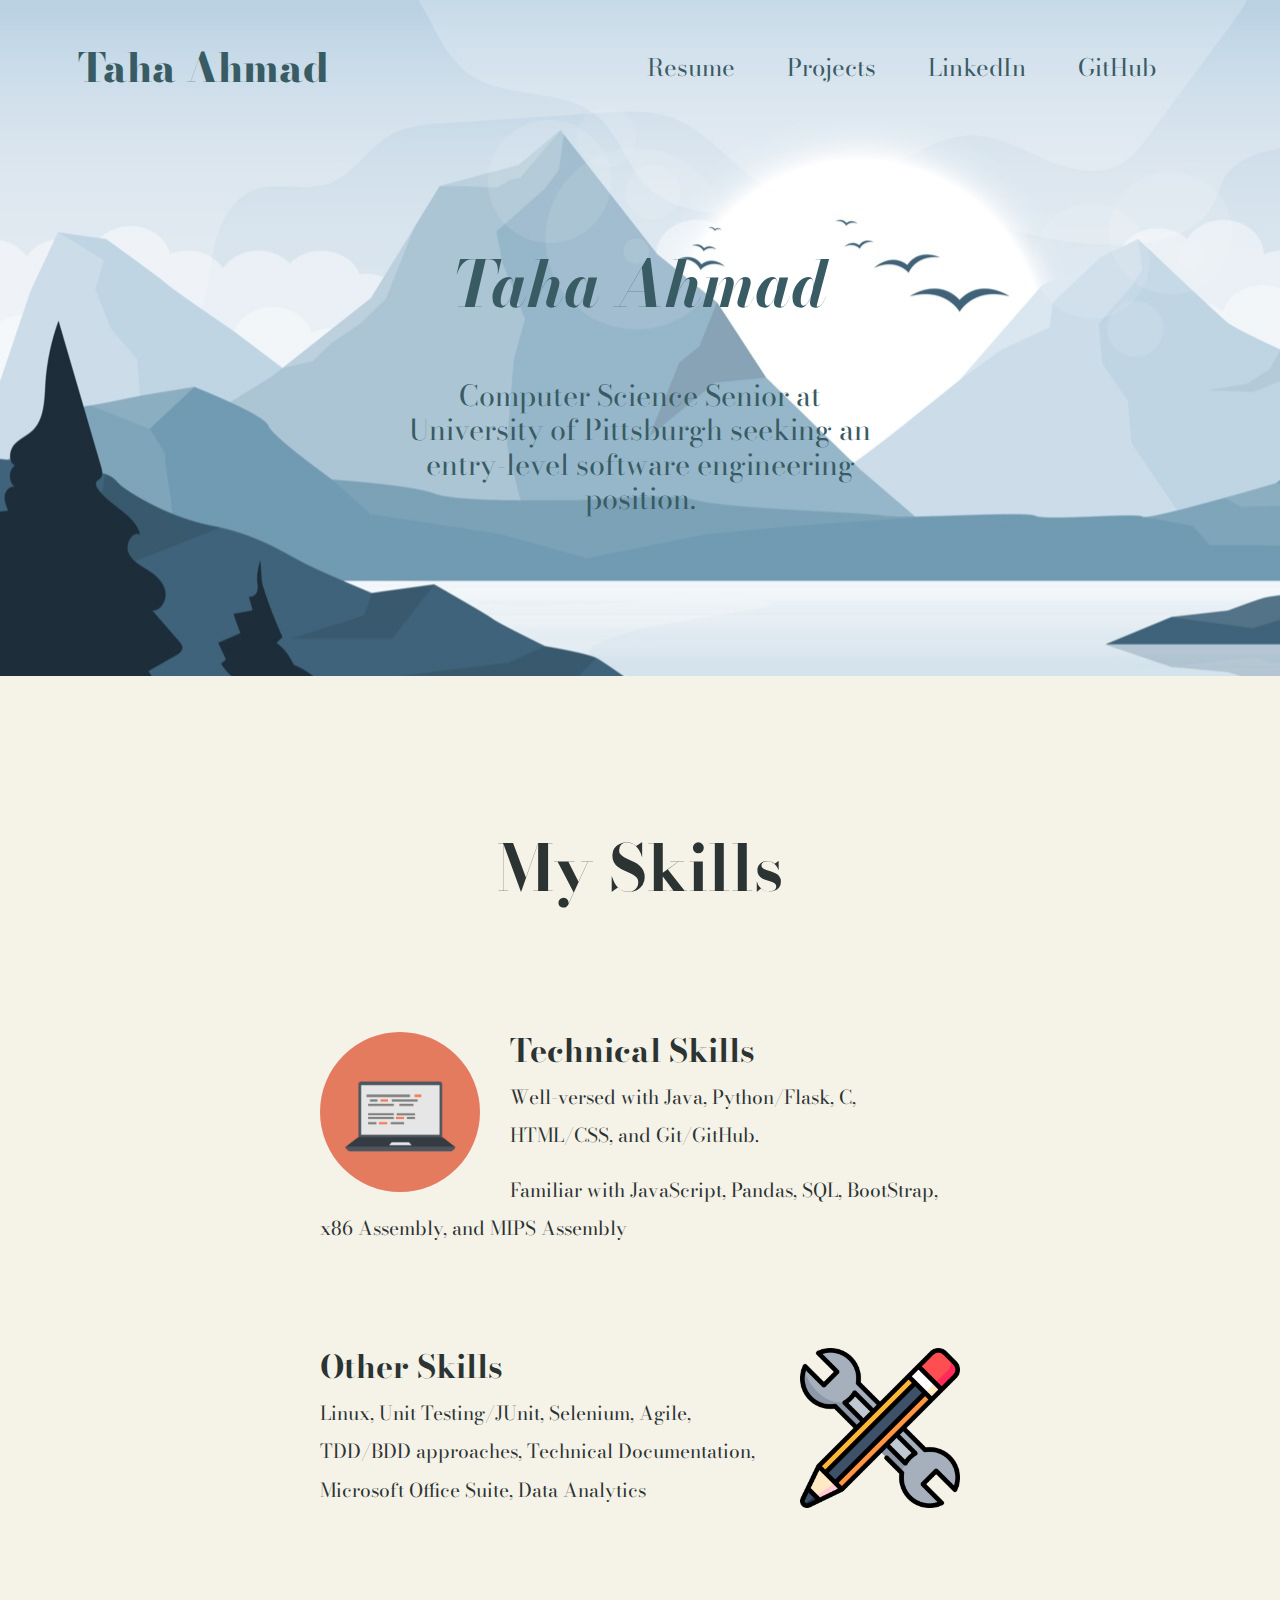
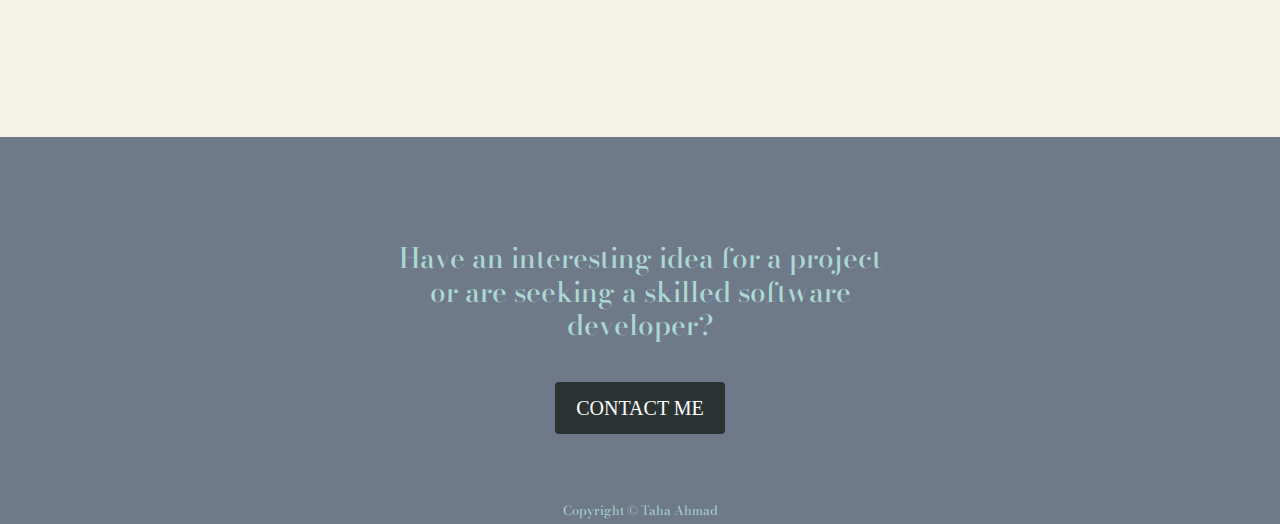
<file: index.html>
<!DOCTYPE html>
<html lang="en">
<head>
    <meta charset="UTF-8">
    <meta http-equiv="X-UA-Compatible" content="IE=edge">
    <meta name="viewport" content="width=device-width, initial-scale=1.0">
    <title>Taha Ahmad</title>

    <!--<link href="https://fonts.googleapis.com/css2?family=Benne&display=swap" rel="stylesheet">-->
    <link href="https://fonts.googleapis.com/css2?family=Bodoni+Moda:ital,wght@0,400;0,500;0,700;1,400;1,500&display=swap" rel="stylesheet">

    <!-- Bootstrap -->
    <link rel="stylesheet" href="https://stackpath.bootstrapcdn.com/bootstrap/4.3.1/css/bootstrap.min.css" integrity="sha384-ggOyR0iXCbMQv3Xipma34MD+dH/1fQ784/j6cY/iJTQUOhcWr7x9JvoRxT2MZw1T" crossorigin="anonymous">
    <link rel="stylesheet" type="text/css" href="CSS/styles.css">
    <link rel="shortcut icon" type="image/x-icon" href="favicon/favicon.ico">
    

    <!-- Bootstrap javascript -->
  <script src="https://cdn.jsdelivr.net/npm/bootstrap@5.1.3/dist/js/bootstrap.bundle.min.js" integrity="sha384-ka7Sk0Gln4gmtz2MlQnikT1wXgYsOg+OMhuP+IlRH9sENBO0LRn5q+8nbTov4+1p" crossorigin="anonymous"></script>
</head>
<body id="Bootstrap-override">   
  
  <section id="title" class="light">
      <!-- Nav Bar -->
    <nav class="navbar navbar-expand-lg">
      <div class="container-fluid nav-brand-items">
        <a class="navbar-brand" href="index.html">Taha Ahmad</a>
        <button class="navbar-toggler" type="button" data-bs-toggle="collapse" data-bs-target="#navbarNavDropdown" aria-controls="navbarNavDropdown" aria-expanded="false" aria-label="Toggle navigation">
          <span class="navbar-toggler-icon"></span> <!--Toggler for small screens, shows hamburger drop down for nav links 
                                                        needs javascript to work-->
        </button>
        <div class="collapse navbar-collapse" id="navbarNavDropdown"> <!--Connect everything under this div to togglable button-->
          <ul class="navbar-nav ml-auto"> <!--ms means margin start (me = margin end) so align this list of links to the right-->
            <li class="nav-item">
              <a class="nav-link active" aria-current="page" href="resume.html" target="_blank">Resume</a>
            </li>
            <li class="nav-item">
              <a class="nav-link" href="projects.html" target="_blank">Projects</a>
            </li>
            <li class="nav-item">
              <a class="nav-link" href="http://www.linkedin.com/in/taha~ahmad" target="_blank">LinkedIn</a>
            </li>
            <li class="nav-item">
              <a class="nav-link" href="https://github.com/tahmad4" target="_blank">GitHub</a>
            </li>
            
          </ul>
        </div>
      </div>
    </nav>
      
    <!-- Title -->
    <!-- <img class="right-cloud" src="images/cloud.png" alt="cloud"> -->
    <div class="intro">
    <h1>Taha Ahmad</h1>
    <div class="subintro">
      <h2>Computer Science Senior at University of Pittsburgh seeking an entry-level software engineering position.</h2>
    </div>
    <!-- <img class="left-cloud" src="images/cloud.png" alt="cloud"> -->
    <!-- <img src="images/mountain.png" alt="mountain"> -->
      <!-- <img class="studentpic" src="images/write.png" alt="Student icons created by Voysla - Flaticon"> -->
      
  </div>


  

  </section>
    
    <div class="middle-container">
        <div class="skills">
          <h1>My Skills</h1>
          <div class="skill-row">
            <img class="computerpic" src="images/computer.png" alt="computer with html">
            <h3 class="skill-heading">Technical Skills</h3>
            <p class="skills-text">Well-versed with Java, Python/Flask, C, HTML/CSS, and Git/GitHub.</p>
              <p class="skills-text">Familiar with JavaScript, Pandas, SQL, BootStrap, x86 Assembly, and MIPS Assembly
            </p>
          </div>
          <div class="skill-row">
            <img class="pencilpic" src="images/pencil.png" alt="pencil-wrench image from Freepik">
            <h3 class="skill-heading">Other Skills</h3>
            <p class="skills-text">Linux, Unit Testing/JUnit, Selenium, Agile, TDD/BDD approaches, Technical Documentation, Microsoft Office Suite, Data Analytics</p>
          </div>
        </div>
    </div>
      
    <div class="bottom-container">
      <div class="contact-me">
        <h3 class="contact-message">Have an interesting idea for a project or are seeking a skilled software developer?</h3>
        <a class="btn" href="mailto:taha.ahmad77@gmail.com">CONTACT ME</a>
      </div>

      <p class="copyright">Copyright © Taha Ahmad</p>
    </div>
    
</body>
</html>
</file>
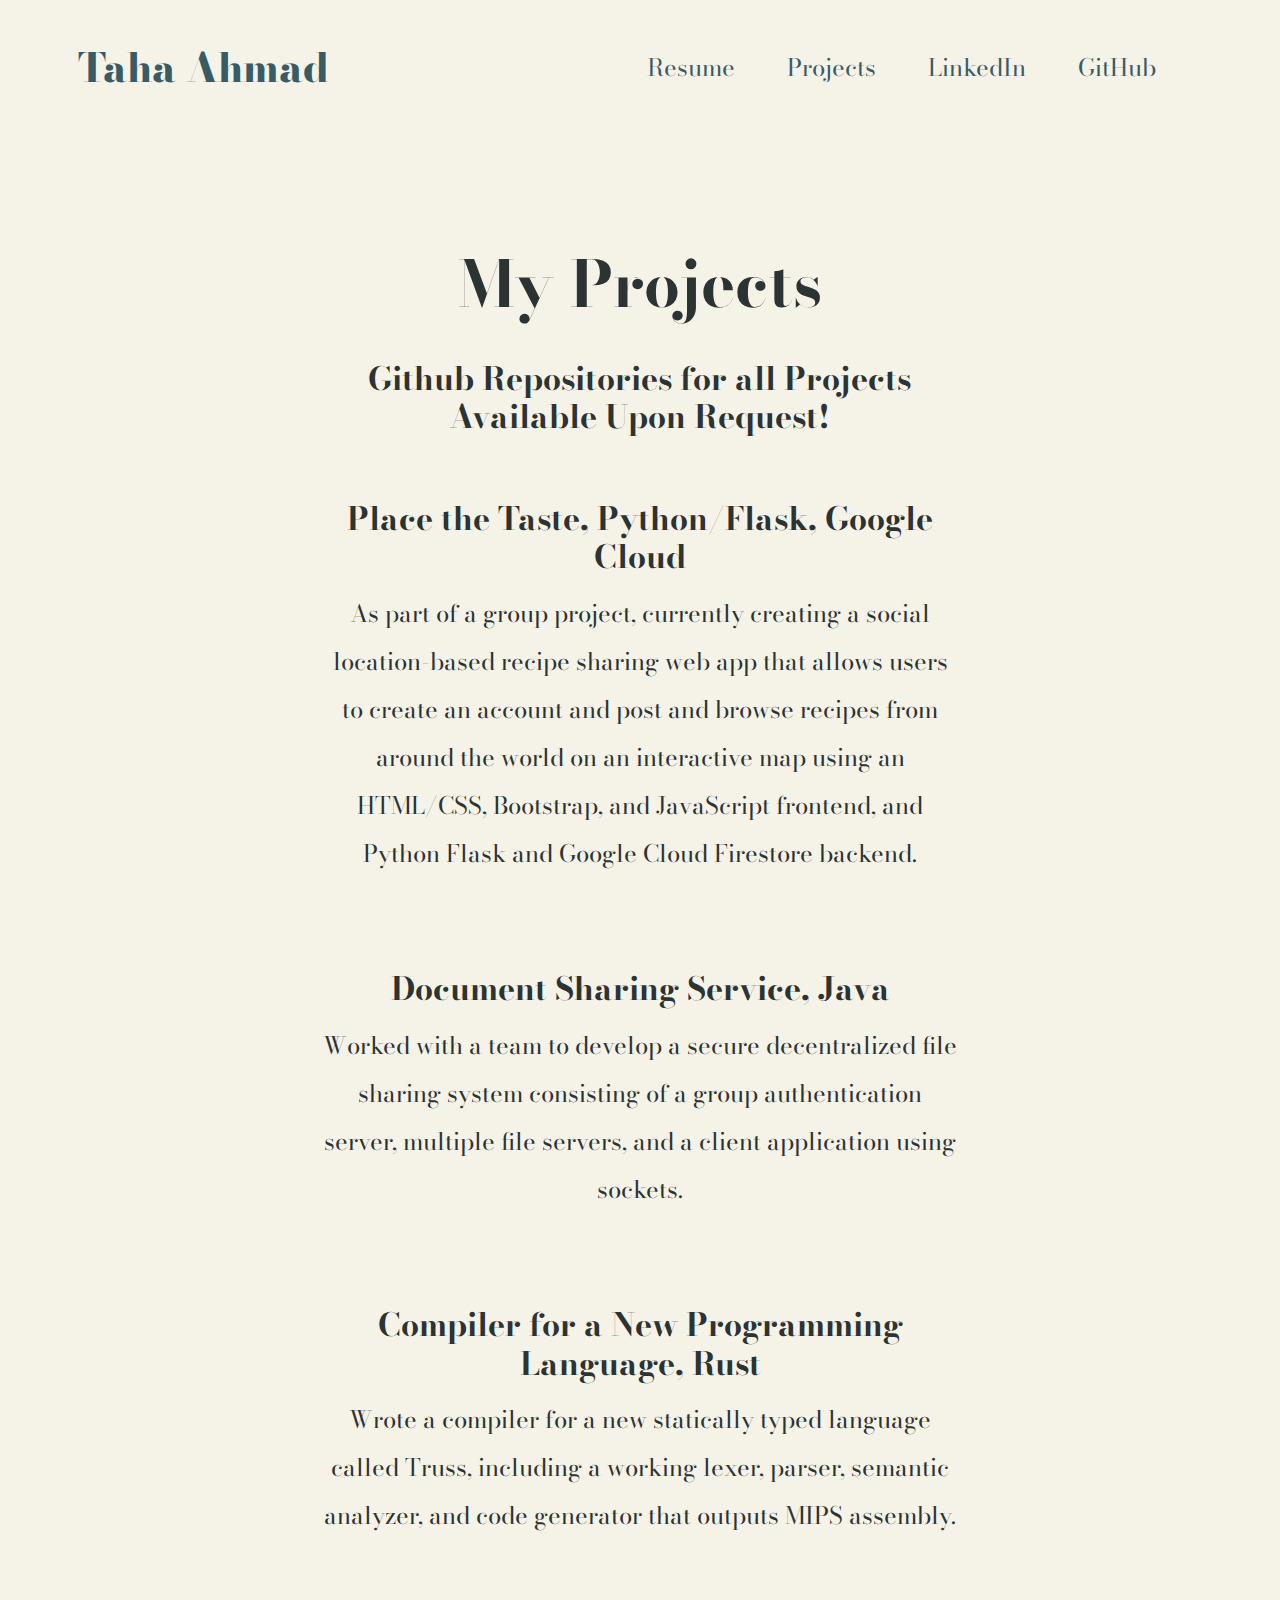
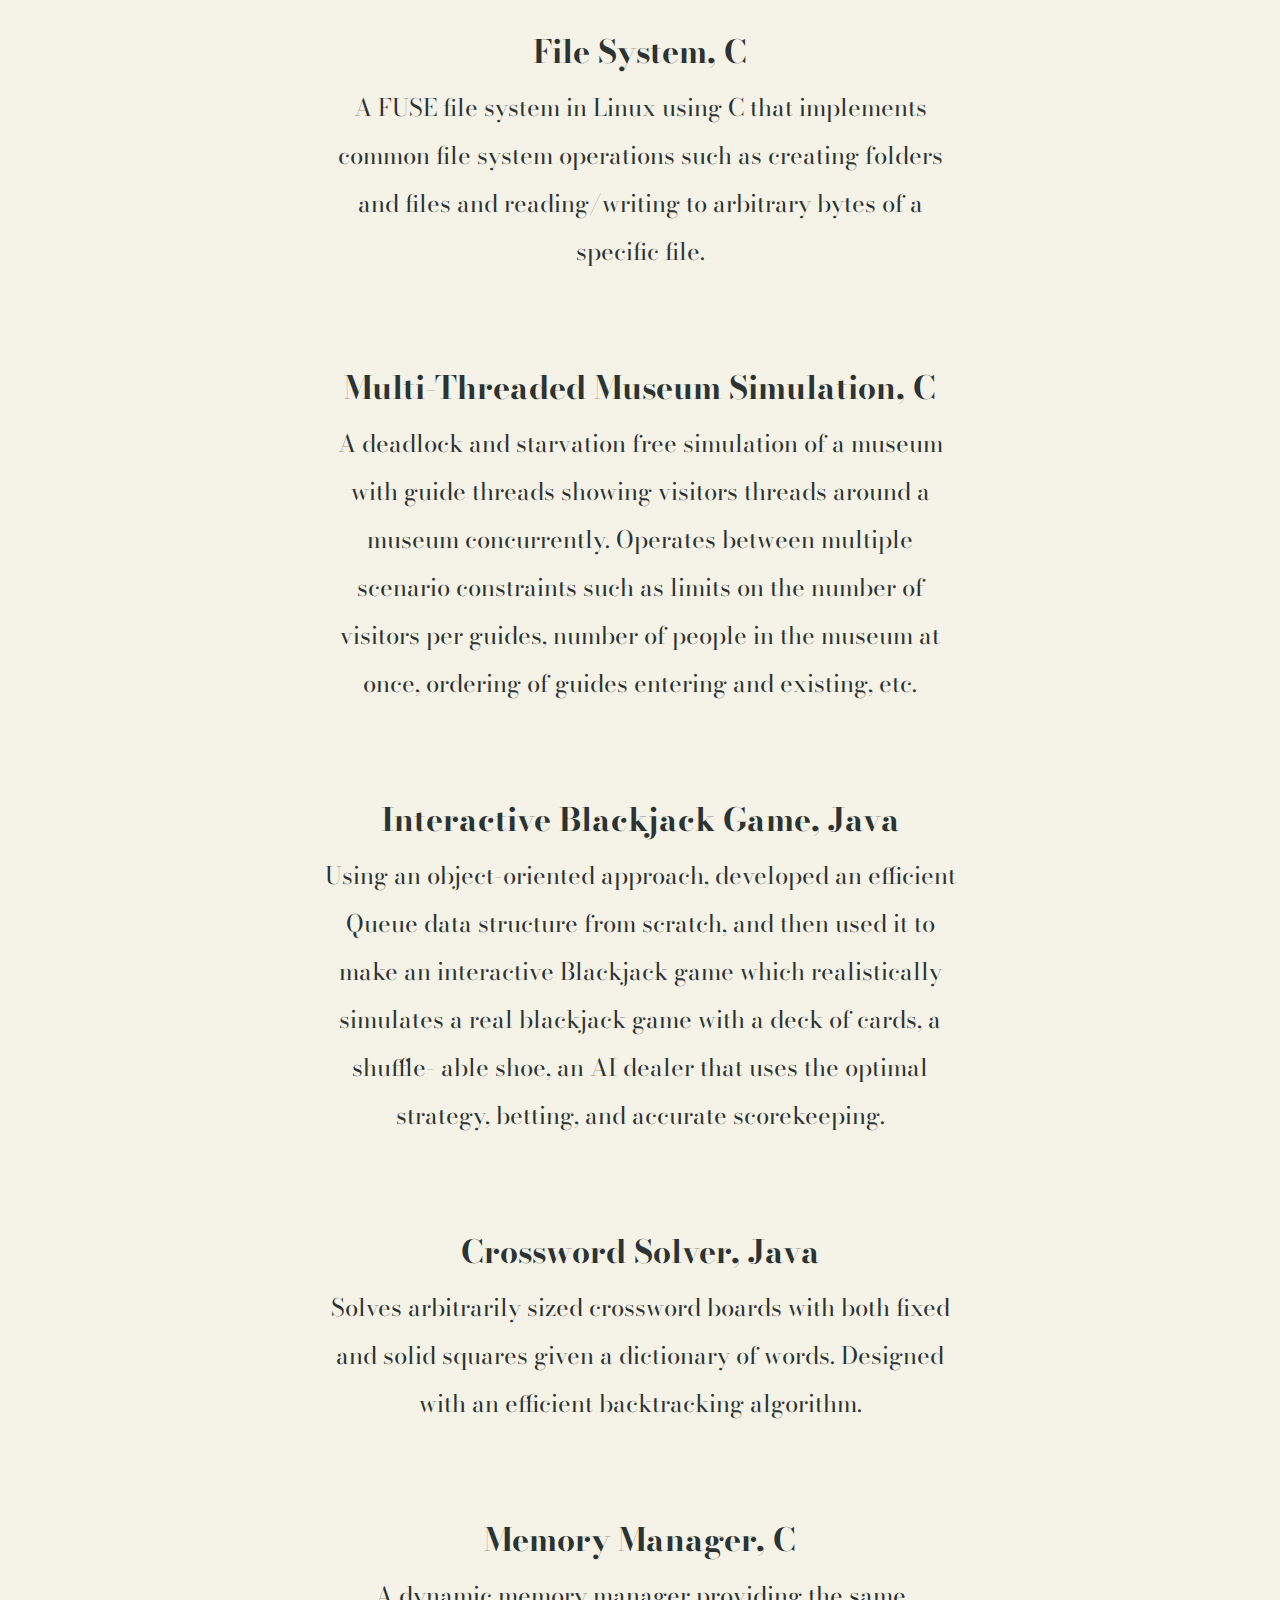
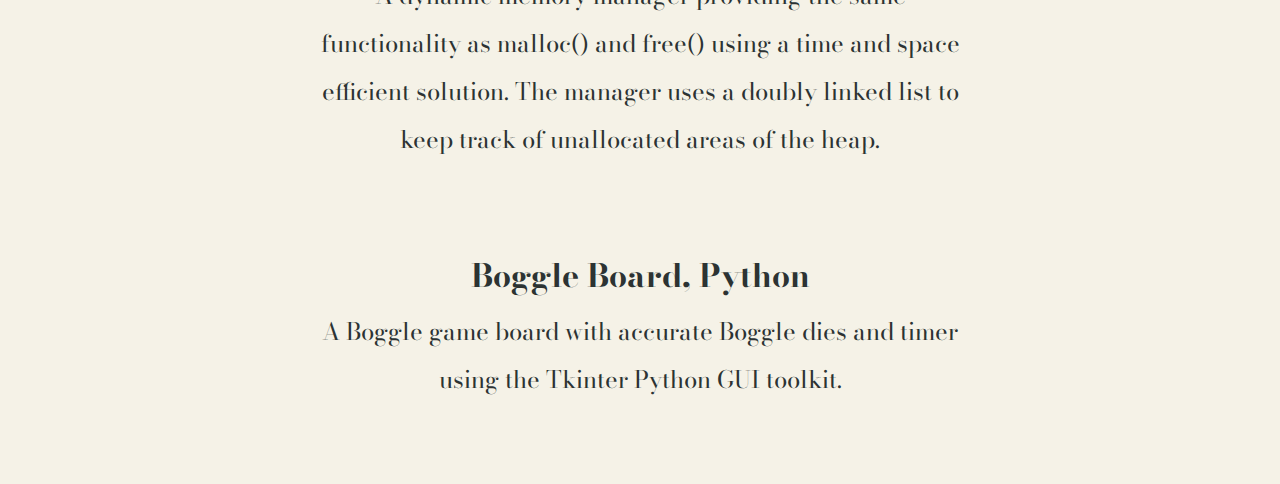
<file: projects.html>
<!DOCTYPE html>
<html lang="en">
<head>
    <meta charset="UTF-8">
    <meta http-equiv="X-UA-Compatible" content="IE=edge">
    <meta name="viewport" content="width=device-width, initial-scale=1.0">
    <title>Projects</title>

    <!--<link href="https://fonts.googleapis.com/css2?family=Benne&display=swap" rel="stylesheet">-->
    <link href="https://fonts.googleapis.com/css2?family=Bodoni+Moda:ital,wght@0,400;0,500;0,700;1,400;1,500&display=swap" rel="stylesheet">

    <!-- Bootstrap -->
    <link rel="stylesheet" href="https://stackpath.bootstrapcdn.com/bootstrap/4.3.1/css/bootstrap.min.css" integrity="sha384-ggOyR0iXCbMQv3Xipma34MD+dH/1fQ784/j6cY/iJTQUOhcWr7x9JvoRxT2MZw1T" crossorigin="anonymous">
    <link rel="stylesheet" type="text/css" href="CSS/styles.css">
    <link rel="shortcut icon" type="image/x-icon" href="favicon/favicon.ico">
    

    <!-- Bootstrap javascript -->
  <script src="https://cdn.jsdelivr.net/npm/bootstrap@5.1.3/dist/js/bootstrap.bundle.min.js" integrity="sha384-ka7Sk0Gln4gmtz2MlQnikT1wXgYsOg+OMhuP+IlRH9sENBO0LRn5q+8nbTov4+1p" crossorigin="anonymous"></script>
</head>
<body>

    <body id="Bootstrap-override">  
    
        <section id="projects">
            <!-- Nav Bar -->
          <nav class="navbar navbar-expand-lg">
            <div class="container-fluid nav-brand-items">
              <a class="navbar-brand" href="index.html">Taha Ahmad</a>
              <button class="navbar-toggler" type="button" data-bs-toggle="collapse" data-bs-target="#navbarNavDropdown" aria-controls="navbarNavDropdown" aria-expanded="false" aria-label="Toggle navigation">
                <span class="navbar-toggler-icon"></span> <!--Toggler for small screens, shows hamburger drop down for nav links 
                                                              needs javascript to work-->
              </button>
              <div class="collapse navbar-collapse" id="navbarNavDropdown"> <!--Connect everything under this div to togglable button-->
                <ul class="navbar-nav ml-auto"> <!--ms means margin start (me = margin end) so align this list of links to the right-->
                  <li class="nav-item">
                    <a class="nav-link active" aria-current="page" href="resume.html" target="_blank">Resume</a>
                  </li>
                  <li class="nav-item">
                    <a class="nav-link" href="projects.html" target="_blank">Projects</a>
                  </li>
                  <li class="nav-item">
                    <a class="nav-link" href="http://www.linkedin.com/in/taha~ahmad" target="_blank">LinkedIn</a>
                  </li>
                  <li class="nav-item">
                    <a class="nav-link" href="https://github.com/tahmad4" target="_blank">GitHub</a>
                  </li>
                </ul>
              </div>
            </div>
          </nav>
          
          <div class="project-descriptions">
            
            <div class="proj-intro">
                <h1>My Projects</h1>
                <h2 class="project-heading">Github Repositories for all Projects Available Upon Request!</h2>
            </div>

            <h2 class="project-heading">Place the Taste, Python/Flask, Google Cloud</h2>
            <p class="project-text">As part of a group project, currently creating a social location-based recipe sharing web app that allows users to create an account and post and browse recipes from around the world on an interactive map using an HTML/CSS, Bootstrap, and JavaScript frontend, and Python Flask and Google Cloud Firestore backend.</p>
            
            <h2 class="project-heading">Document Sharing Service, Java</h2>
            <p class="project-text">Worked with a team to develop a secure decentralized file sharing system consisting of a group authentication server, multiple file servers, and a client application using sockets. </p>
            
            <h2 class="project-heading">Compiler for a New Programming Language, Rust</h2>
            <p class="project-text">Wrote a compiler for a new statically typed language called Truss, including a working lexer, parser, semantic analyzer, and code generator that outputs MIPS assembly. </p>
            
            <h2 class="project-heading">File System, C</h2>
            <p class="project-text">A FUSE file system in Linux using C that implements common file system operations such as creating folders and files and reading/writing to arbitrary bytes of a specific file.</p>
            
            <h2 class="project-heading">Multi-Threaded Museum Simulation, C</h2>
            <p class="project-text">A deadlock and starvation free simulation of a museum with guide threads showing visitors threads around a museum concurrently. Operates between multiple scenario constraints such as limits on the number of visitors per guides, number of people in the museum at once, ordering of guides entering and existing, etc.</p>
            
            <h2 class="project-heading">Interactive Blackjack Game, Java</h2>
            <p class="project-text">Using an object-oriented approach, developed an efficient Queue data structure from scratch, and then used it to make an interactive Blackjack game which realistically simulates a real blackjack game with a deck of cards, a shuffle- able shoe, an AI dealer that uses the optimal strategy, betting, and accurate scorekeeping.</p>
            
            <h2 class="project-heading">Crossword Solver, Java</h2>
            <p class="project-text">Solves arbitrarily sized crossword boards with both fixed and solid squares given a dictionary of words. Designed with an efficient backtracking algorithm.</p>
            
            <h2 class="project-heading">Memory Manager, C</h2>
            <p class="project-text">A dynamic memory manager providing the same functionality as malloc() and free() using a time and space efficient solution. The manager uses a doubly linked list to keep track of unallocated areas of the heap.</p>
            
            <h2 class="project-heading">Boggle Board, Python</h2>
            <p class="project-text">A Boggle game board with accurate Boggle dies and timer using the Tkinter Python GUI toolkit. </p>
            
        </div>
    
        </section>
    
</body>
</html>
</file>
<file: CSS/styles.css>
#Bootstrap-override {
    font-family: 'Bodoni Moda', 'Times New Roman', Times, serif;
    color:  #aad8d3;
}

.light {
    /* background-color:  #6e798a; */
    background-image: url("../images/mountain.jpg");
    margin: 0;
}

h1 {
    /* color: #00adb5; */
    font-weight: bold;
    margin: 0px;
    font-size: 4em;
    line-height: 2;
}

body {
    margin: 0;
    text-align: center;
}


h2 {
    padding: 1%;
    font-size: 1.5em;
    font-weight: normal;
    margin-bottom: 0;
}

p {
    line-height: 2;
}

hr {
    border-style: dotted none none none;
    width: 5%;
    border-width: 5px;
    margin: 100px auto;
}

a {
    border: none;
    /* color: #00adb5; */
    color: #395B64;
    padding: 0 15px 0 0;
    text-decoration: none;
    display: inline-block;
}

a:hover {
    color: #A5DFDE;
}

.middle-container {
    background-color: #F5F2E7;
    color: #2C3333;
    padding: 10% 0 10% 0;
}

.bottom-container {
    background-color: #6e798a;
    
}


/* .right-cloud {
    position: absolute;
    right: 10%;
    
}

.left-cloud {
   position: absolute;
   top: 45%;
   left: 15%;
    
} */

.computerpic {
    border-radius: 100%;
    width: 25%;
    float: left;
    margin-right: 30px;
}

.pencilpic {
    width: 25%;
    float: right;
    margin-left: 30px;
}

.skill-row {
    width: 50%;
    margin: 100px auto 100px auto;
    text-align: left;
  
}

.skills-text {
    font-size: 1.2rem;
    font-weight: 1.5rem;
}

.skill-heading {
    font-size: 2rem;
    font-weight: bold;
}

.copyright {
    font-size: .8em;
    padding-top: 5%;
    margin: 0%;
}

.contact-me {
    padding: 5% 0 0 0;
    
}
.contact-message {
    width: 40%;
    margin: 40px auto 40px;
}

/* .btn {
    background: #c3f5fa;
    background-image: -webkit-linear-gradient(top, #c3f5fa, #aad8d3);
    background-image: -moz-linear-gradient(top, #c3f5fa, #aad8d3);
    background-image: -ms-linear-gradient(top, #c3f5fa, #aad8d3);
    background-image: -o-linear-gradient(top, #c3f5fa, #aad8d3);
    background-image: linear-gradient(to bottom, #c3f5fa, #aad8d3);
    -webkit-border-radius: 8;
    -moz-border-radius: 8;
    border-radius: 8px;
    font-family: Arial;
    color: #00adb5;
    font-size: 20px;
    padding: 10px 20px 10px 20px;
    text-decoration: none;
  }
  
  .btn:hover {
    background: #6fccd4;
    background-image: -webkit-linear-gradient(top, #6fccd4, #7bc7bd);
    background-image: -moz-linear-gradient(top, #6fccd4, #7bc7bd);
    background-image: -ms-linear-gradient(top, #6fccd4, #7bc7bd);
    background-image: -o-linear-gradient(top, #6fccd4, #7bc7bd);
    background-image: linear-gradient(to bottom, #6fccd4, #7bc7bd);
    text-decoration: none;
  } */

  .btn {
    font-family: Georgia;
    color: #ffffff;
    font-size: 20px;
    background: #2C3333;
    padding: 10px 20px 10px 20px;
    text-decoration: none;
  }
  
  .btn:hover {
    background: #396969;
    background-image: -webkit-linear-gradient(top, #396969, #334040);
    background-image: -moz-linear-gradient(top, #396969, #334040);
    background-image: -ms-linear-gradient(top, #396969, #334040);
    background-image: -o-linear-gradient(top, #396969, #334040);
    background-image: linear-gradient(to bottom, #396969, #334040);
    text-decoration: none;
  }

/* title section */

#title {
    color: #395B64;
}

#title h1 {
    font-style: italic;
}
.container-fluid {
    margin: 2% 5% 2% 5%;
}


  /* Nav bar */
.navbar {
    
    padding-bottom: 4.5rem;
}

.navbar-brand {
    font-weight: 800;
    font-size: 2.5rem;
}

.nav-item {
    padding: 0 18px;
}

.nav-link {
    font-size: 1.5rem;
}

.nav-brand-items {
    padding: 0 20px 20px 0;
}

.intro {
    display: inline-block;
    width: 40%;
    padding: 0 0 10% 0;
}
.subintro {
    padding: 5% 0 5% 0;
    font-size: 1.2rem;
}

#resume {
    background-image: url("../images/mountain3resize.jpg");
}


#projects {
    background-color: #F5F2E7;
    color: #2C3333;
    
}

.project-descriptions {
    /* background-color: #F5F2E7; */
   
}

.proj-intro {
    padding: 0 3% 3% 3%;
}

.project-text {
    font-size: 1.5rem;
    width: 50%;
    display: inline-block;
    padding-bottom: 5%;
}

.project-heading {
    font-size: 2rem;
    font-weight: bold;
    width: 50%;
    display: inline-block;
    padding-bottom: 1%;
}
</file>
